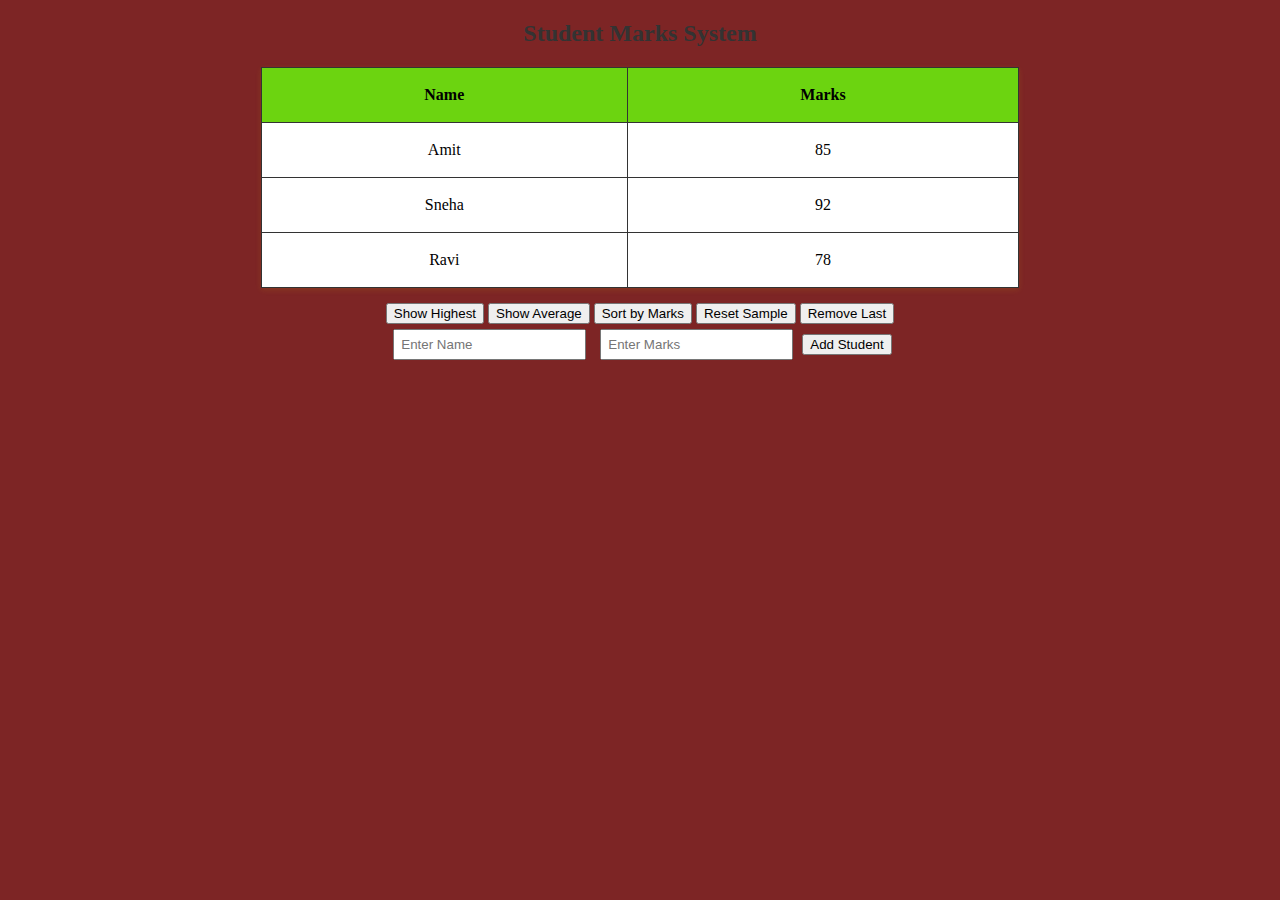
<file: 2class.html>
<!DOCTYPE html> <!-- Defines the document type as HTML5 -->
<html lang="en"> <!-- HTML starts, language is English -->
<head>
  <meta charset="UTF-8"> <!-- Character encoding (UTF-8) -->
  <title>Student Marks System</title> <!-- Page title shown in browser tab -->

  <style>
    /* General body styling */
    body { 
     
      text-align: center; /* Center text */
      background: #7d2525; /* Light gray background */
    }

    /* Heading style */
    h2 {
      color: #333; /* Dark gray text */
    }

    /* Table styling */
    table { 
      margin: 15px auto; /* Center the table */
      border-collapse: collapse; /* Merge table borders */
      width: 60%; /* Table width */
      background: #fff; /* White background */
      box-shadow: 0 2px 6px rgba(233, 233, 5, 0.1); /* Small shadow effect */
    }

    /* Table cells */
    th, td { 
      border: 1px solid #333; /* Border around cells */
      padding: 18px; /* Space inside cells */
    }

    /* Header cells */
    th {
      background: #6cd410; /* Light gray background */
    }

   

    
    /* Input fields */
    input { 
      padding: 6px; /* Inner space */
      margin: 5px; /* Space between inputs */
 
    }

  </style>
</head>
<body>
  <!-- Main heading -->
  <h2>Student Marks System</h2>

  <!-- Table for student names and marks -->
  <table>
    <tr><th>Name</th><th>Marks</th></tr> <!-- Header row -->
    <tr><td>Amit</td><td>85</td></tr> <!-- Student 1 -->
    <tr><td>Sneha</td><td>92</td></tr> <!-- Student 2 -->
    <tr><td>Ravi</td><td>78</td></tr> <!-- Student 3 -->
  </table>

  <!-- Section with action buttons -->
  <div class="controls">
    <button>Show Highest</button> <!-- Button to show highest marks -->
    <button>Show Average</button> <!-- Button to show average marks -->
    <button>Sort by Marks</button> <!-- Button to sort by marks -->
    <button>Reset Sample</button> <!-- Button to reset sample list -->
    <button>Remove Last</button> <!-- Button to remove last student -->
  </div>

  <!-- Input section for adding new student -->
  <div class="input-box">
    <input type="text" placeholder="Enter Name"> <!-- Name input -->
    <input type="number" placeholder="Enter Marks"> <!-- Marks input -->
    <button>Add Student</button> <!-- Button to add new student -->
  </div>

</body>
</html>
</file>
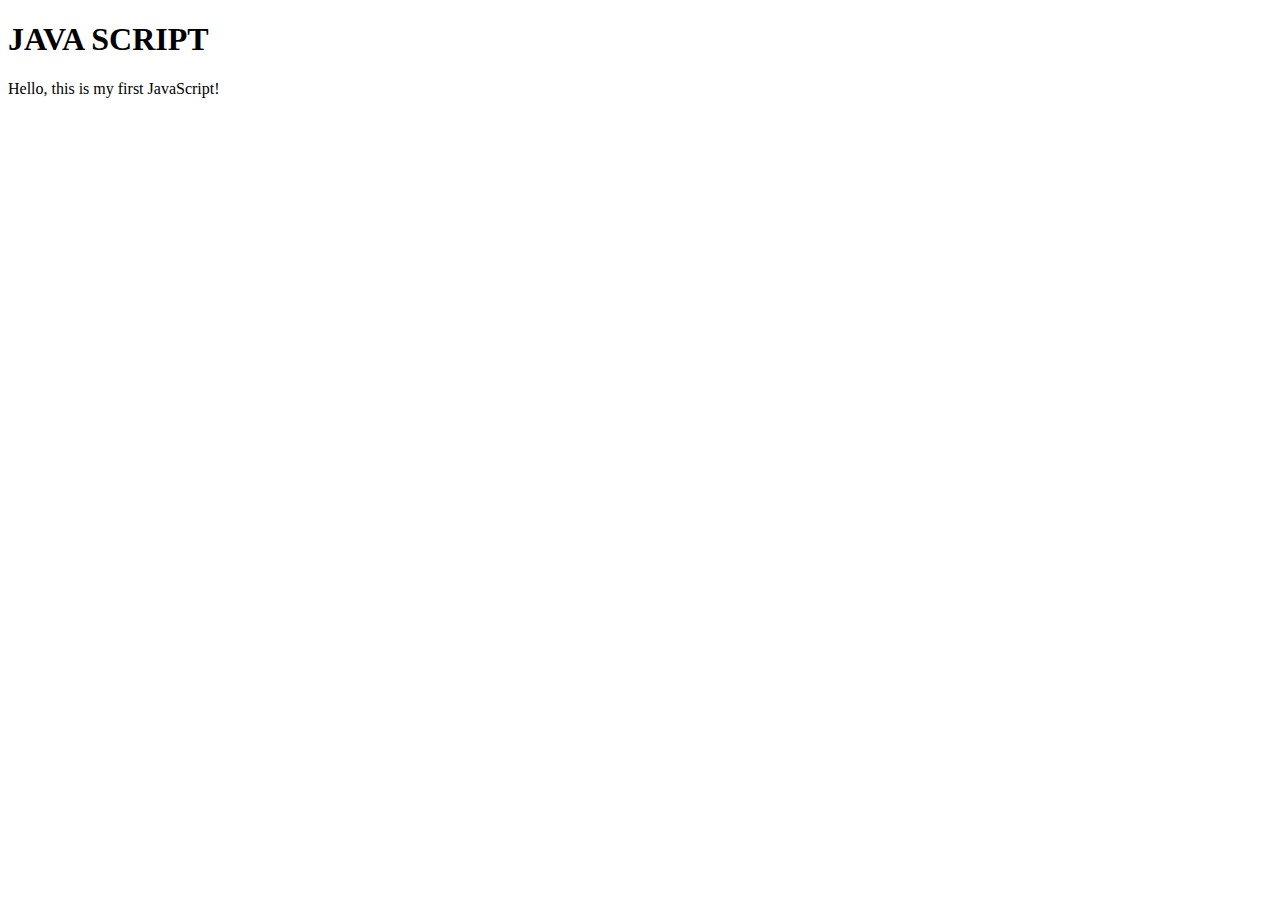
<file: first.html>
<!DOCTYPE html>
<html lang="en">
<head>
    <meta charset="UTF-8">
    <meta name="viewport" content="width=device-width, initial-scale=1.0">
    <title>first js file </title>
    <script src="first.js"></script>
</head>
<body>
    <h1> JAVA SCRIPT</h1>
    <p id="message"> * Download quota for Students is 150GB per Month.</p>
   <script>
  document.getElementById("message").innerHTML = "Hello, this is my first JavaScript!";
</script>

</body>
</html>
</file>
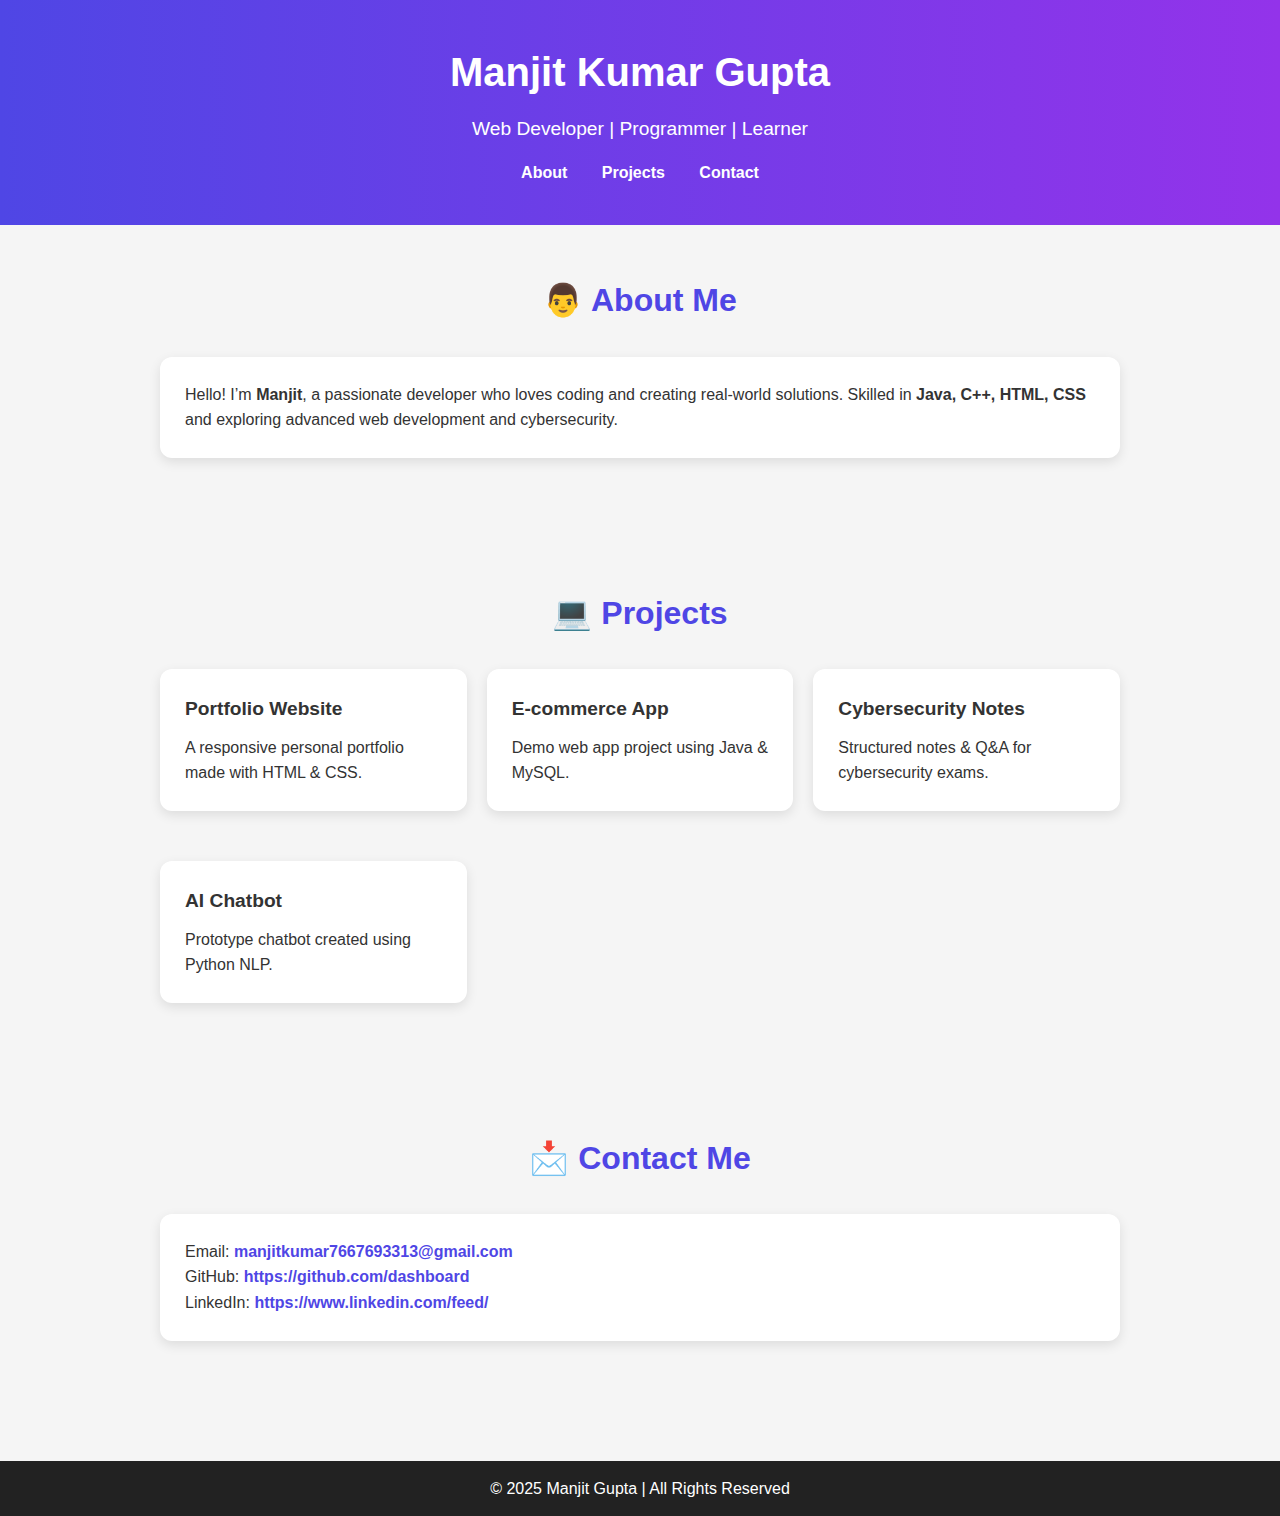
<file: index1.html>
<!DOCTYPE html>
<html lang="en">
<head>
  <meta charset="UTF-8">
  <meta name="viewport" content="width=device-width, initial-scale=1.0">
  <title>Manjit Gupta | Portfolio</title>
  <style>
    * {
      margin: 0;
      padding: 0;
      box-sizing: border-box;
      font-family: "Segoe UI", Tahoma, sans-serif;
    }
    body {
      background: #f5f5f5;
      color: #333;
      line-height: 1.6;
    }
    a { text-decoration: none; color: inherit; }
    header {
      background: linear-gradient(90deg, #4f46e5, #9333ea);
      color: #fff;
      padding: 40px 20px;
      text-align: center;
    }
    header h1 { font-size: 2.5rem; margin-bottom: 10px; }
    header p { font-size: 1.2rem; }
    nav {
      margin-top: 15px;
    }
    nav a {
      margin: 0 15px;
      font-weight: bold;
      transition: 0.3s;
      color: #fff;
    }
    nav a:hover { color: #ffe082; }
    section {
      padding: 50px 20px;
      max-width: 1000px;
      margin: auto;
    }
    section h2 {
      text-align: center;
      margin-bottom: 30px;
      font-size: 2rem;
      color: #4f46e5;
    }

    .card {
      background: #fff;
      padding: 25px;
      border-radius: 12px;
      box-shadow: 0 4px 12px rgba(0,0,0,0.1);
      margin-bottom: 30px;
      transition: 0.3s ease;
    }
    .card:hover {
      transform: translateY(-5px);
      box-shadow: 0 6px 20px rgba(0,0,0,0.15);
    }
    .grid {
      display: grid;
      grid-template-columns: repeat(auto-fit, minmax(280px, 1fr));
      gap: 20px;
    }
    .project-title {
      font-size: 1.2rem;
      font-weight: bold;
      margin-bottom: 10px;
      color: #333;
    }

    .contact a {
      color: #4f46e5;
      font-weight: bold;
    }

    footer {
      background: #222;
      color: #fff;
      text-align: center;
      padding: 15px;
      margin-top: 40px;
    }
  </style>
</head>
<body>

  <header>
    <h1>Manjit Kumar Gupta</h1>
    <p>Web Developer | Programmer | Learner</p>
    <nav>
      <a href="#about">About</a>
      <a href="#projects">Projects</a>
      <a href="#contact">Contact</a>
    </nav>
  </header>

  <section id="about">
    <h2>👨 About Me</h2>
    <div class="card">
      <p>
        Hello! I’m <b>Manjit</b>, a passionate developer who loves coding and
        creating real-world solutions. Skilled in <b>Java, C++, HTML, CSS</b> 
        and exploring advanced web development and cybersecurity.
      </p>
    </div>
  </section>

  <section id="projects">
    <h2>💻 Projects</h2>
    <div class="grid">
      <div class="card">
        <p class="project-title">Portfolio Website</p>
        <p>A responsive personal portfolio made with HTML & CSS.</p>
      </div>
      <div class="card">
        <p class="project-title">E-commerce App</p>
        <p>Demo web app project using Java & MySQL.</p>
      </div>
      <div class="card">
        <p class="project-title">Cybersecurity Notes</p>
        <p>Structured notes & Q&A for cybersecurity exams.</p>
      </div>
      <div class="card">
        <p class="project-title">AI Chatbot</p>
        <p>Prototype chatbot created using Python NLP.</p>
      </div>
    </div>
  </section>

  <section id="contact">
    <h2>📩 Contact Me</h2>
    <div class="card contact">
      <p>Email: <a href="mailto:manjitkumar7667693313@gmail.com">manjitkumar7667693313@gmail.com</a></p>
      <p>GitHub: <a href="https://github.com/dashboard" target="_blank">https://github.com/dashboard</a></p>
      <p>LinkedIn: <a href="https://www.linkedin.com/feed/" target="_blank">https://www.linkedin.com/feed/</a></p>
    </div>
  </section>

  <footer>
    <p>© 2025 Manjit Gupta | All Rights Reserved</p>
  </footer>

</body>
</html>
</file>
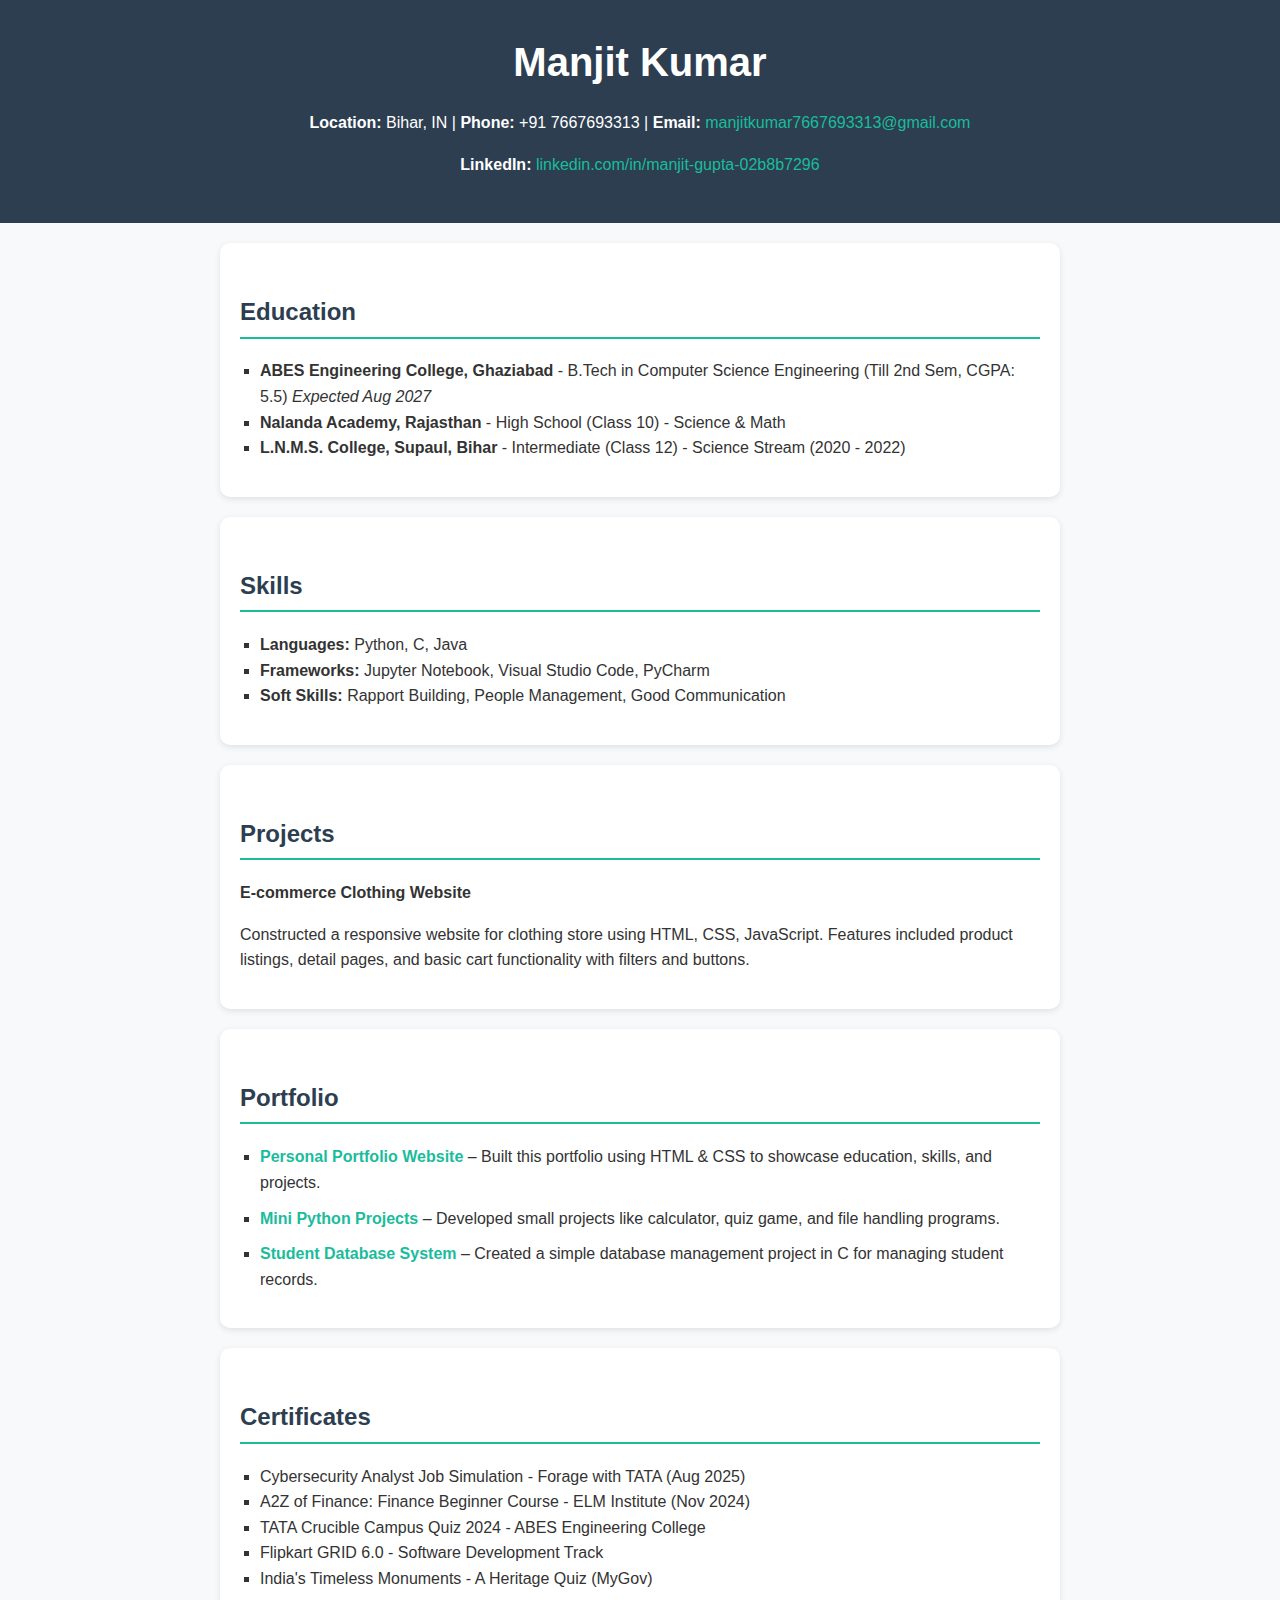
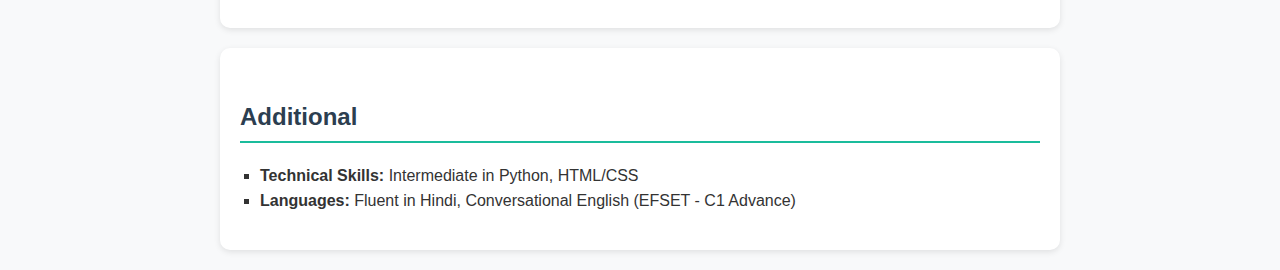
<file: portfolio.html>
<!DOCTYPE html>
<html lang="en">
<head>
  <title>Manjit Kumar - Portfolio</title>
  <style>
    body {
      font-family: Arial, sans-serif;
      margin: 0;
      padding: 0;
      background: #f8f9fa;
      color: #333;
      line-height: 1.6;
    }

    .header {
      text-align: center;
      background: #2c3e50;
      color: #fff;
      padding: 30px 20px;
    }

    .header h1 {
      margin: 0;
      font-size: 2.5rem;
    }

    .header a {
      color: #1abc9c;
      text-decoration: none;
    }

    .header a:hover {
      text-decoration: underline;
    }

    h2 {
      color: #2c3e50;
      border-bottom: 2px solid #1abc9c;
      padding-bottom: 5px;
      margin-top: 30px;
    }

    ul {
      list-style-type: square;
      padding-left: 20px;
    }

    p, li {
      font-size: 16px;
    }

    .section {
      max-width: 800px;
      margin: 20px auto;
      padding: 20px;
      background: #fff;
      border-radius: 10px;
      box-shadow: 0px 2px 6px rgba(0,0,0,0.1);
    }

    .portfolio-list li {
      margin-bottom: 10px;
    }

    .portfolio-list a {
      color: #1abc9c;
      font-weight: bold;
      text-decoration: none;
    }

    .portfolio-list a:hover {
      text-decoration: underline;
    }

    hr {
      border: none;
      height: 1px;
      background: #ddd;
      margin: 30px 0;
    }
  </style>
</head>
<body>

  <div class="header">
    <h1>Manjit Kumar</h1>
    <p><b>Location:</b> Bihar, IN | <b>Phone:</b> +91 7667693313 | 
       <b>Email:</b> <a href="mailto:manjitkumar7667693313@gmail.com">manjitkumar7667693313@gmail.com</a></p>
    <p><b>LinkedIn:</b> 
       <a href="https://www.linkedin.com/in/manjit-gupta-02b8b7296/" target="_blank">
       linkedin.com/in/manjit-gupta-02b8b7296</a></p>
  </div>

  <div class="section">
    <h2>Education</h2>
    <ul>
      <li><b>ABES Engineering College, Ghaziabad</b> - B.Tech in Computer Science Engineering (Till 2nd Sem, CGPA: 5.5) <i>Expected Aug 2027</i></li>
      <li><b>Nalanda Academy, Rajasthan</b> - High School (Class 10) - Science & Math</li>
      <li><b>L.N.M.S. College, Supaul, Bihar</b> - Intermediate (Class 12) - Science Stream (2020 - 2022)</li>
    </ul>
  </div>

  <div class="section">
    <h2>Skills</h2>
    <ul>
      <li><b>Languages:</b> Python, C, Java</li>
      <li><b>Frameworks:</b> Jupyter Notebook, Visual Studio Code, PyCharm</li>
      <li><b>Soft Skills:</b> Rapport Building, People Management, Good Communication</li>
    </ul>
  </div>

  <div class="section">
    <h2>Projects</h2>
    <p><b>E-commerce Clothing Website</b></p>
    <p>Constructed a responsive website for clothing store using HTML, CSS, JavaScript. Features included product listings, detail pages, and basic cart functionality with filters and buttons.</p>
  </div>

  <div class="section">
    <h2>Portfolio</h2>
    <ul class="portfolio-list">
      <li><a href="#">Personal Portfolio Website</a> – Built this portfolio using HTML & CSS to showcase education, skills, and projects.</li>
      <li><a href="#">Mini Python Projects</a> – Developed small projects like calculator, quiz game, and file handling programs.</li>
      <li><a href="#">Student Database System</a> – Created a simple database management project in C for managing student records.</li>
    </ul>
  </div>

  <div class="section">
    <h2>Certificates</h2>
    <ul>
      <li>Cybersecurity Analyst Job Simulation - Forage with TATA (Aug 2025)</li>
      <li>A2Z of Finance: Finance Beginner Course - ELM Institute (Nov 2024)</li>
      <li>TATA Crucible Campus Quiz 2024 - ABES Engineering College</li>
      <li>Flipkart GRID 6.0 - Software Development Track</li>
      <li>India's Timeless Monuments - A Heritage Quiz (MyGov)</li>
    </ul>
  </div>

  <div class="section">
    <h2>Additional</h2>
    <ul>
      <li><b>Technical Skills:</b> Intermediate in Python, HTML/CSS</li>
      <li><b>Languages:</b> Fluent in Hindi, Conversational English (EFSET - C1 Advance)</li>
    </ul>
  </div>

</body>
</html>
</file>
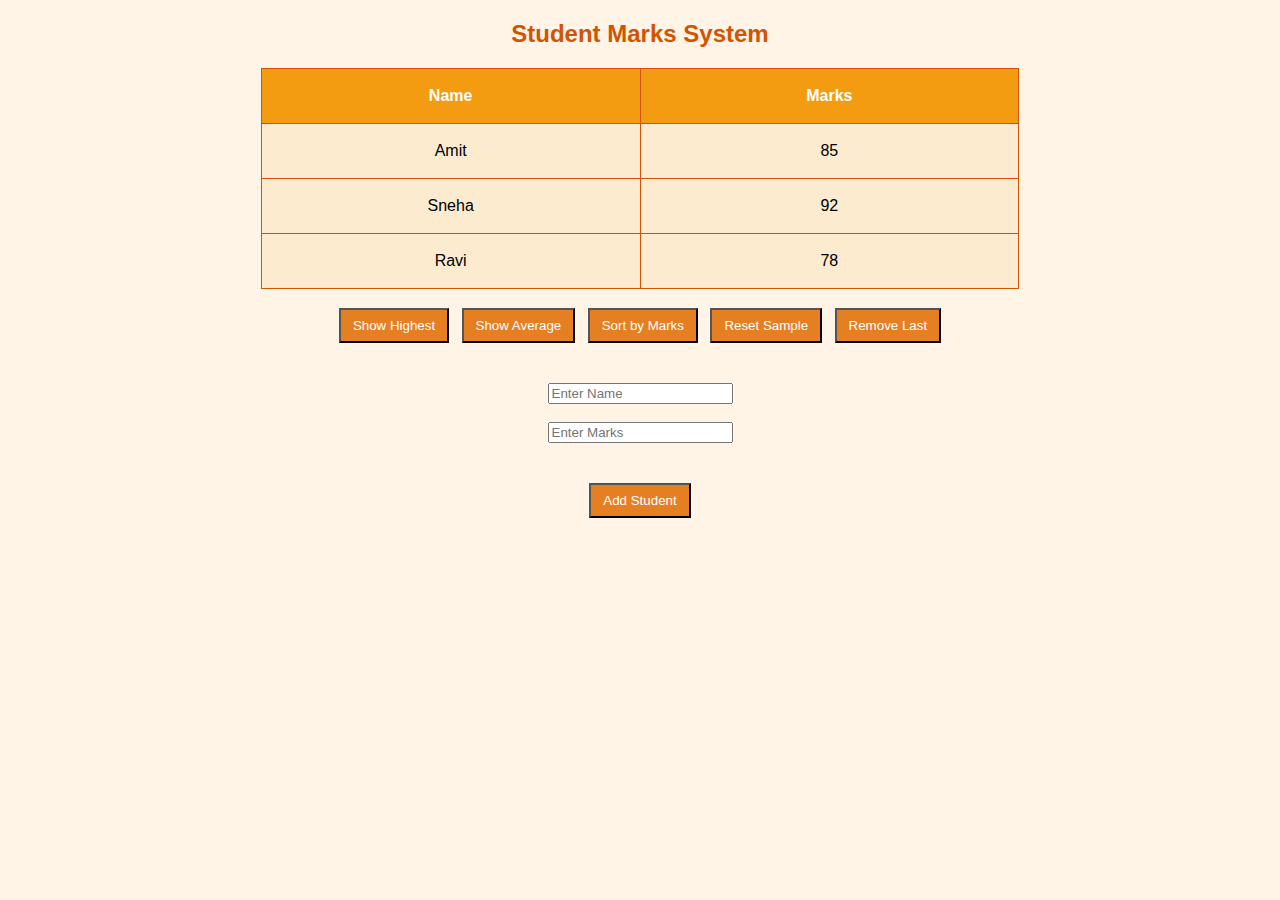
<file: styles.html>
<!DOCTYPE html>
<html lang="en">
<head>
  <meta charset="UTF-8">
  <title>Student Marks System</title>
    <link rel="stylesheet" href="style.css">
     <script src="styles.js"></script>

</head>
<body>
  <h2>Student Marks System</h2>

  <table>
    <tr><th>Name</th><th>Marks</th></tr>
    <tr><td>Amit</td><td>85</td></tr>
    <tr><td>Sneha</td><td>92</td></tr>
    <tr><td>Ravi</td><td>78</td></tr>
  </table>

  <div class="controls">
    <button>Show Highest</button>
    <button>Show Average</button>
    <button>Sort by Marks</button>
    <button>Reset Sample</button>
    <button>Remove Last</button>
  </div>

  <div class="input-box"><br><br>
    <input type="text" placeholder="Enter Name"><br><br>
    <input type="number" placeholder="Enter Marks"><br><br><br>
    <button>Add Student</button>
  </div>
  

</body>
</html>
</file>
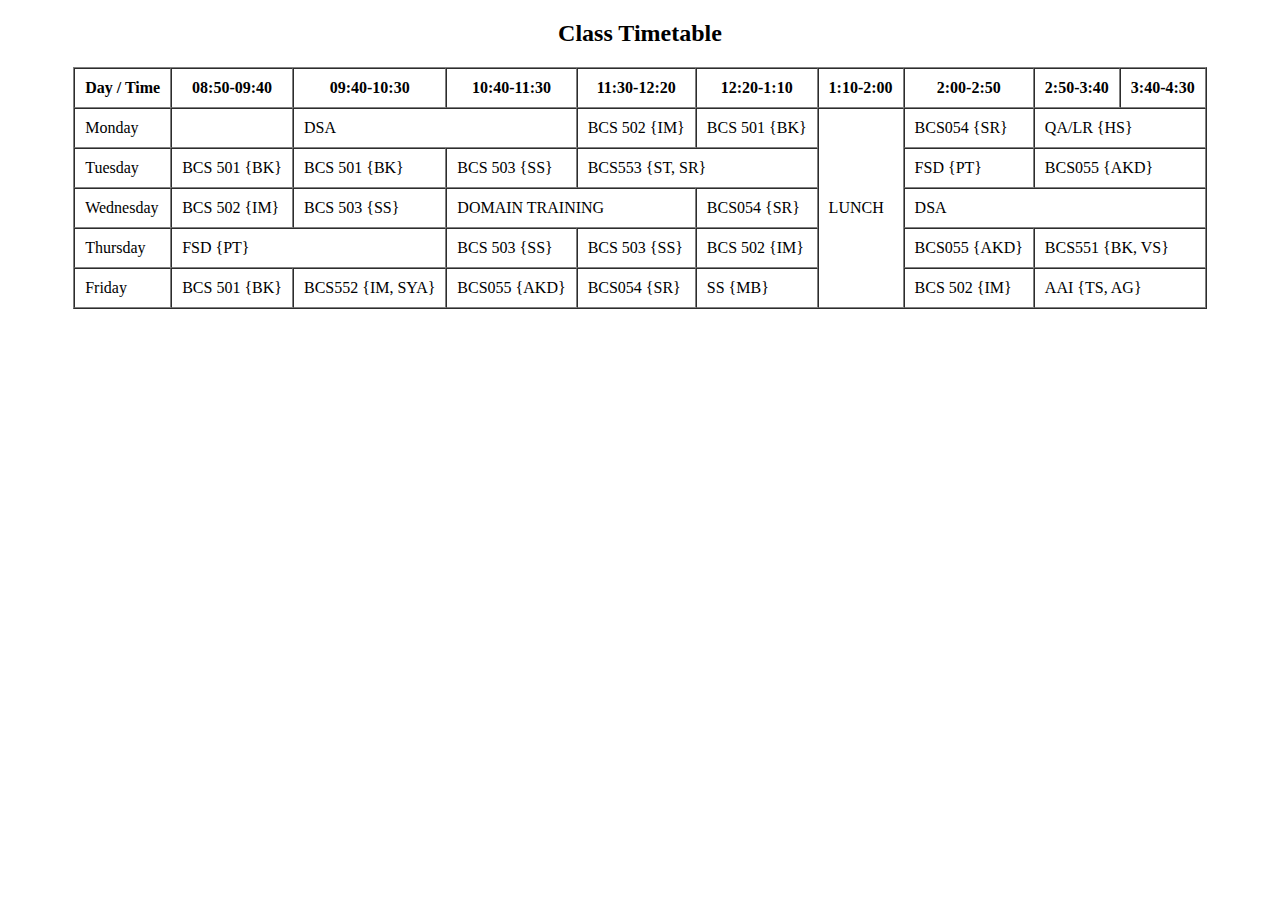
<file: timetable.html>
<!DOCTYPE html>
<html lang="en">
<head>
  <meta charset="UTF-8">
  <title>Class Timetable</title>
</head>
<body>
  <h2 style="text-align:center;">Class Timetable</h2>

  <table border="1" cellspacing="0" cellpadding="10" align="center">
    <tr>
      <th>Day / Time</th>
      <th>08:50-09:40</th>
      <th>09:40-10:30</th>
      <th>10:40-11:30</th>
      <th>11:30-12:20</th>
      <th>12:20-1:10</th>
      <th>1:10-2:00</th>
      <th>2:00-2:50</th>
      <th>2:50-3:40</th>
      <th>3:40-4:30</th>
    </tr>

    <tr>
      <td>Monday</td>
      <td></td>
      <td colspan="2">DSA</td>
      <td>BCS 502 {IM}</td>
      <td>BCS 501 {BK}</td>
      <td rowspan="5">LUNCH</td>
      <td>BCS054 {SR}</td>
      <td colspan="2">QA/LR {HS}</td>
    </tr>

    <tr>
      <td>Tuesday</td>
      <td>BCS 501 {BK}</td>
      <td>BCS 501 {BK}</td>
      <td>BCS 503 {SS}</td>
      <td colspan="2">BCS553 {ST, SR}</td>
      <td>FSD {PT}</td>
      <td colspan="2">BCS055 {AKD}</td>
    </tr>

    <tr>
      <td>Wednesday</td>
      <td>BCS 502 {IM}</td>
      <td>BCS 503 {SS}</td>
      <td colspan="2">DOMAIN TRAINING</td>
      <td>BCS054 {SR}</td>
      <td colspan="3">DSA</td>
    </tr>

    <tr>
      <td>Thursday</td>
      <td colspan="2">FSD {PT}</td>
      <td>BCS 503 {SS}</td>
      <td>BCS 503 {SS}</td>
      <td>BCS 502 {IM}</td>
      <td>BCS055 {AKD}</td>
      <td colspan="2">BCS551 {BK, VS}</td>
    </tr>

    <tr>
      <td>Friday</td>
      <td>BCS 501 {BK}</td>
      <td>BCS552 {IM, SYA}</td>
      <td>BCS055 {AKD}</td>
      <td>BCS054 {SR}</td>
      <td>SS {MB}</td>
      <td>BCS 502 {IM}</td>
      <td colspan="2">AAI {TS, AG}</td>
    </tr>
  </table>
</body>
</html>
</file>
<file: style.css>
body { 
      text-align: center;
      background: #fff4e6;
      font-family: Arial, sans-serif;
    }

    h2 {
      color: #d35400;
    }

    table { 
      margin: 15px auto;
      border-collapse: collapse;
      width: 60%;
    }

    th, td { 
      border: 1px solid #d35400; 
      padding: 18px;
    }

    th {
      background: #f39c12; 
      color: white;
    }

    td {
      background: #fdebd0;
    }

   

    button {
      background: #e67e22;
      color: white;
      padding: 8px 12px;
      margin: 4px;
  
    
    }

    button:hover {
      background: #ca6f1e;
    }
</file>
